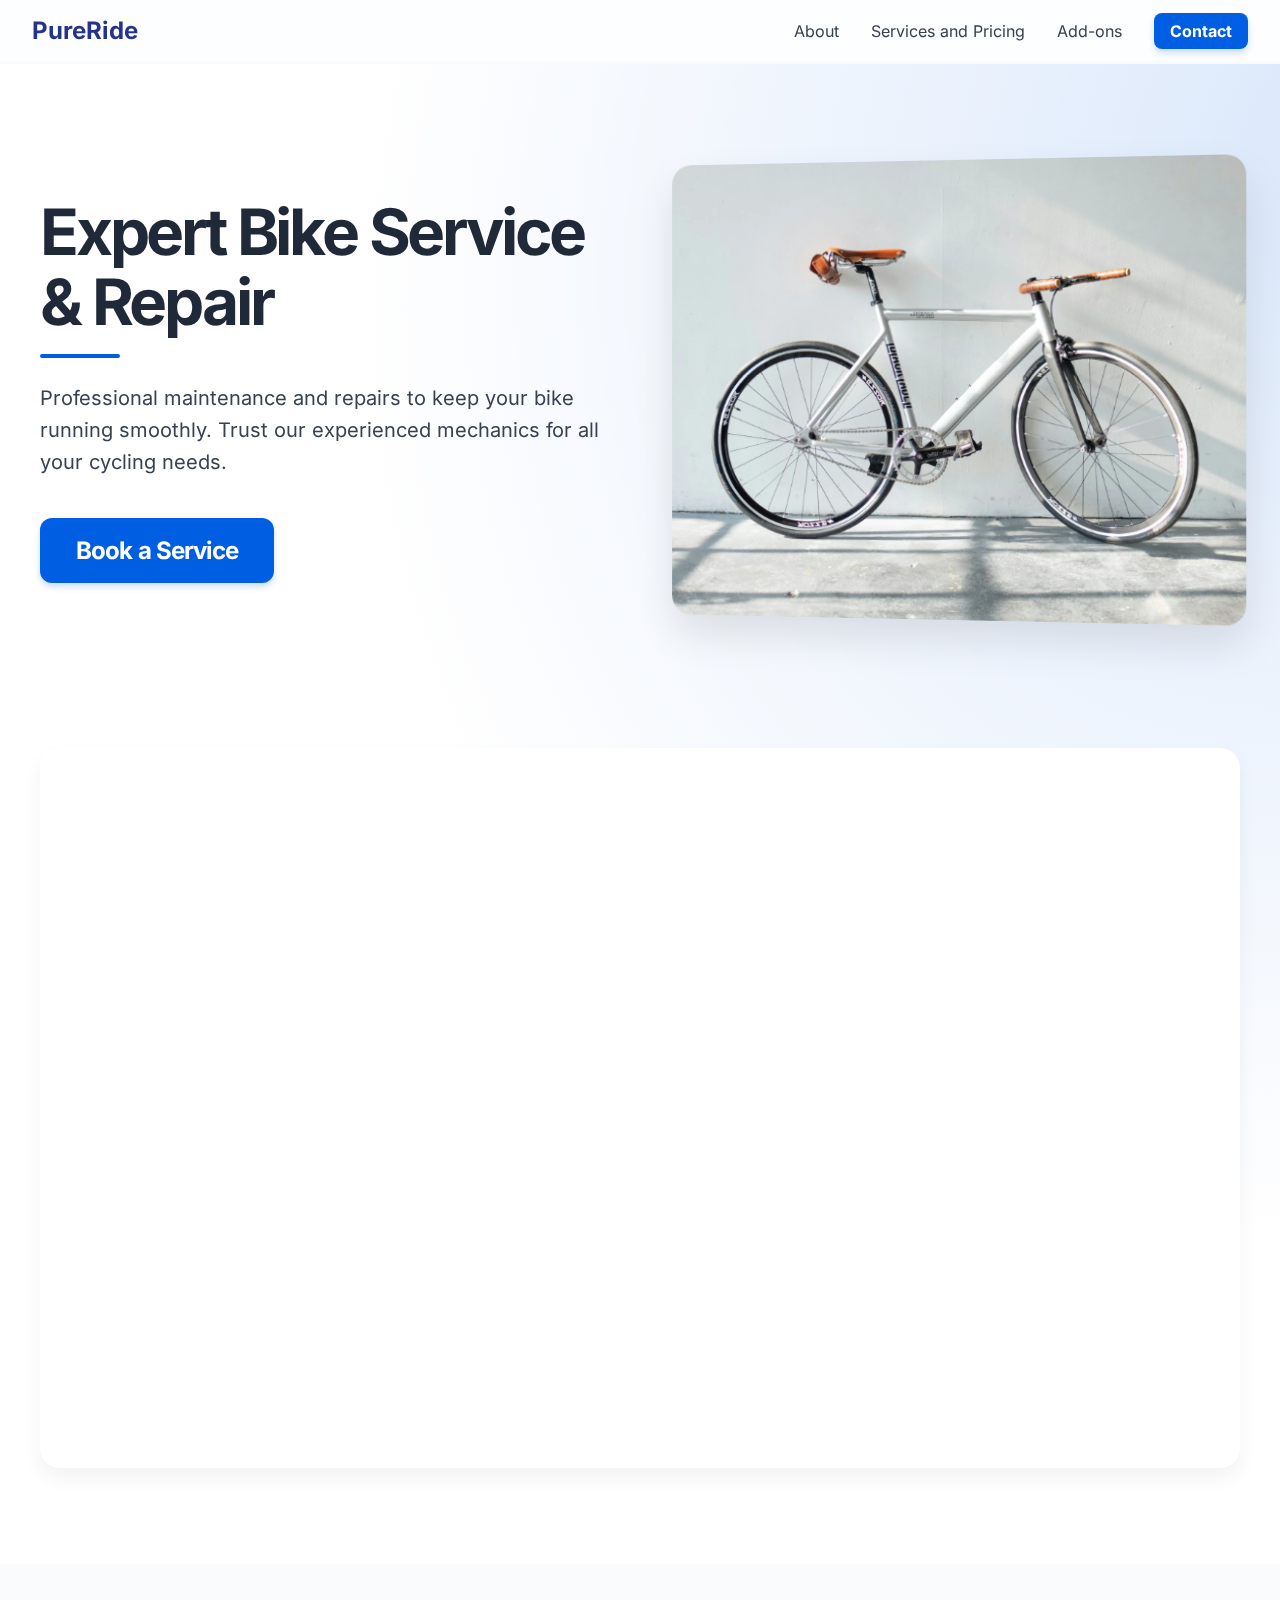
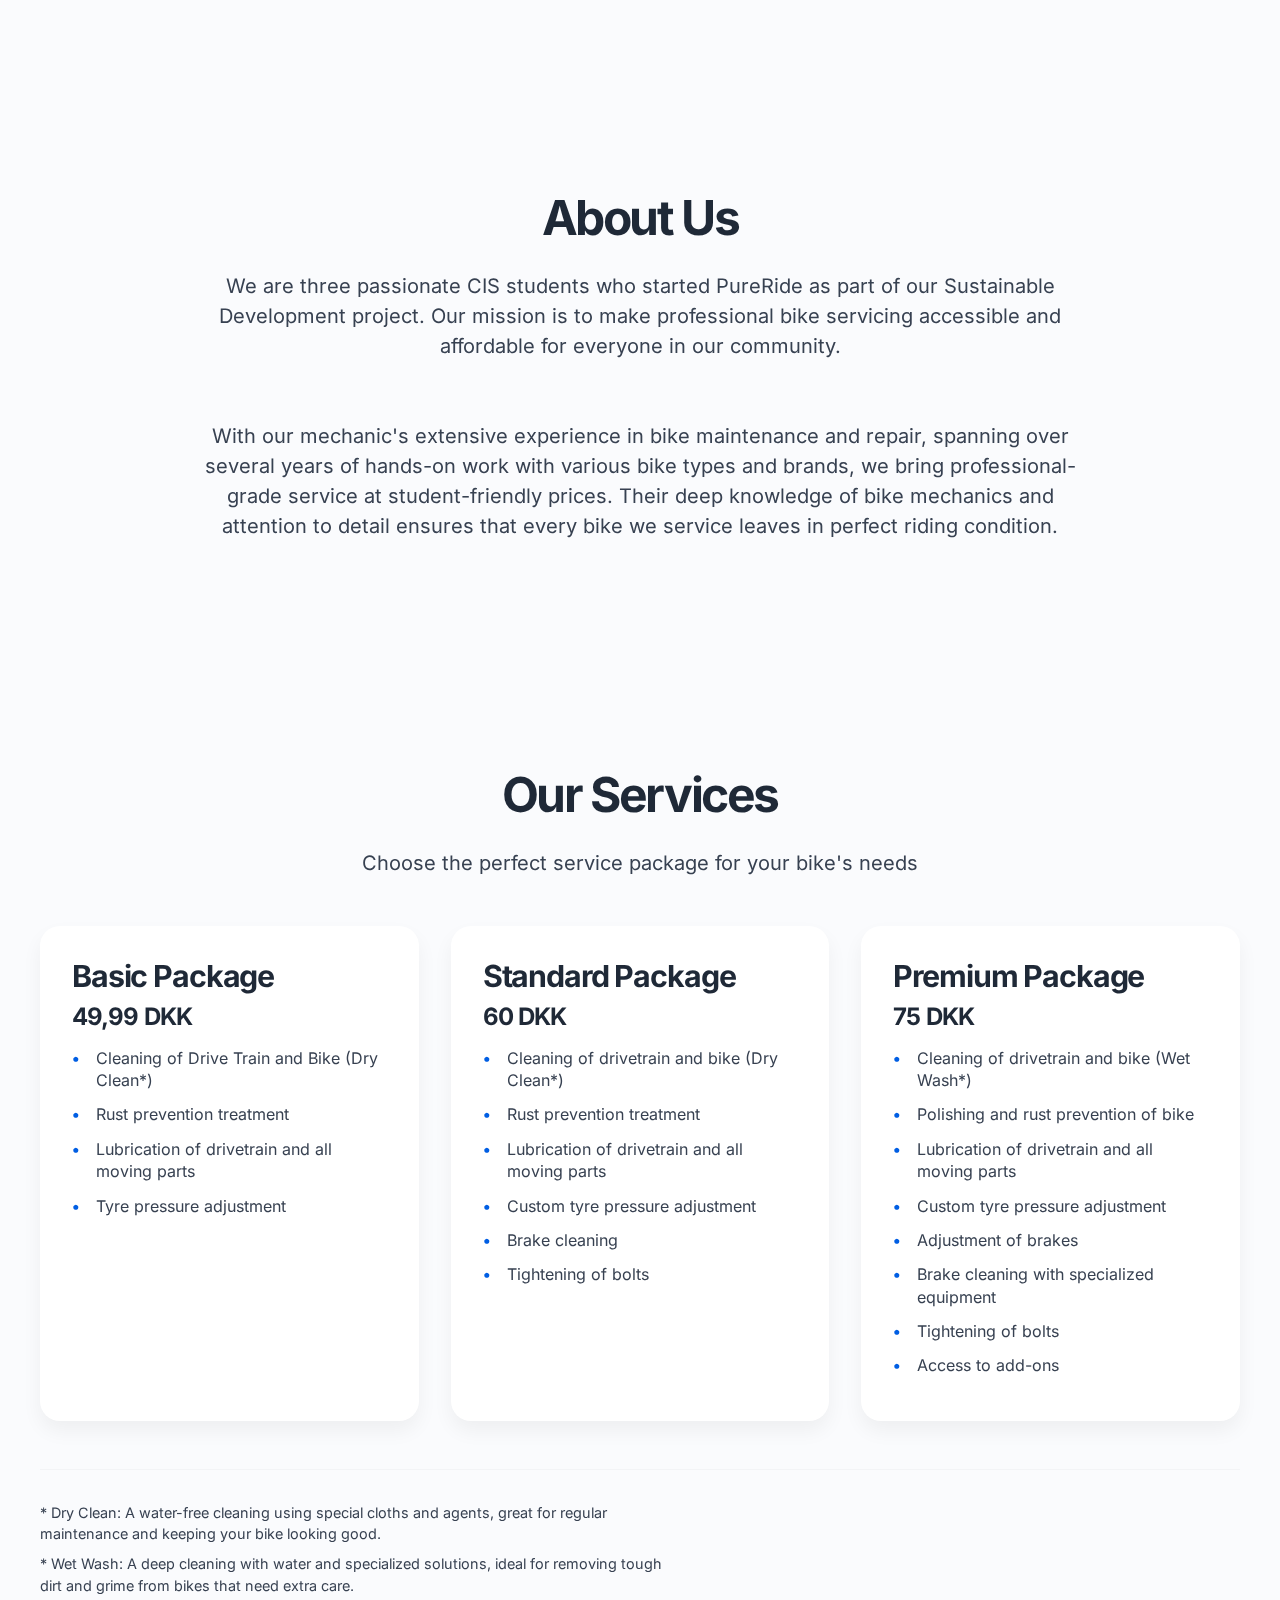
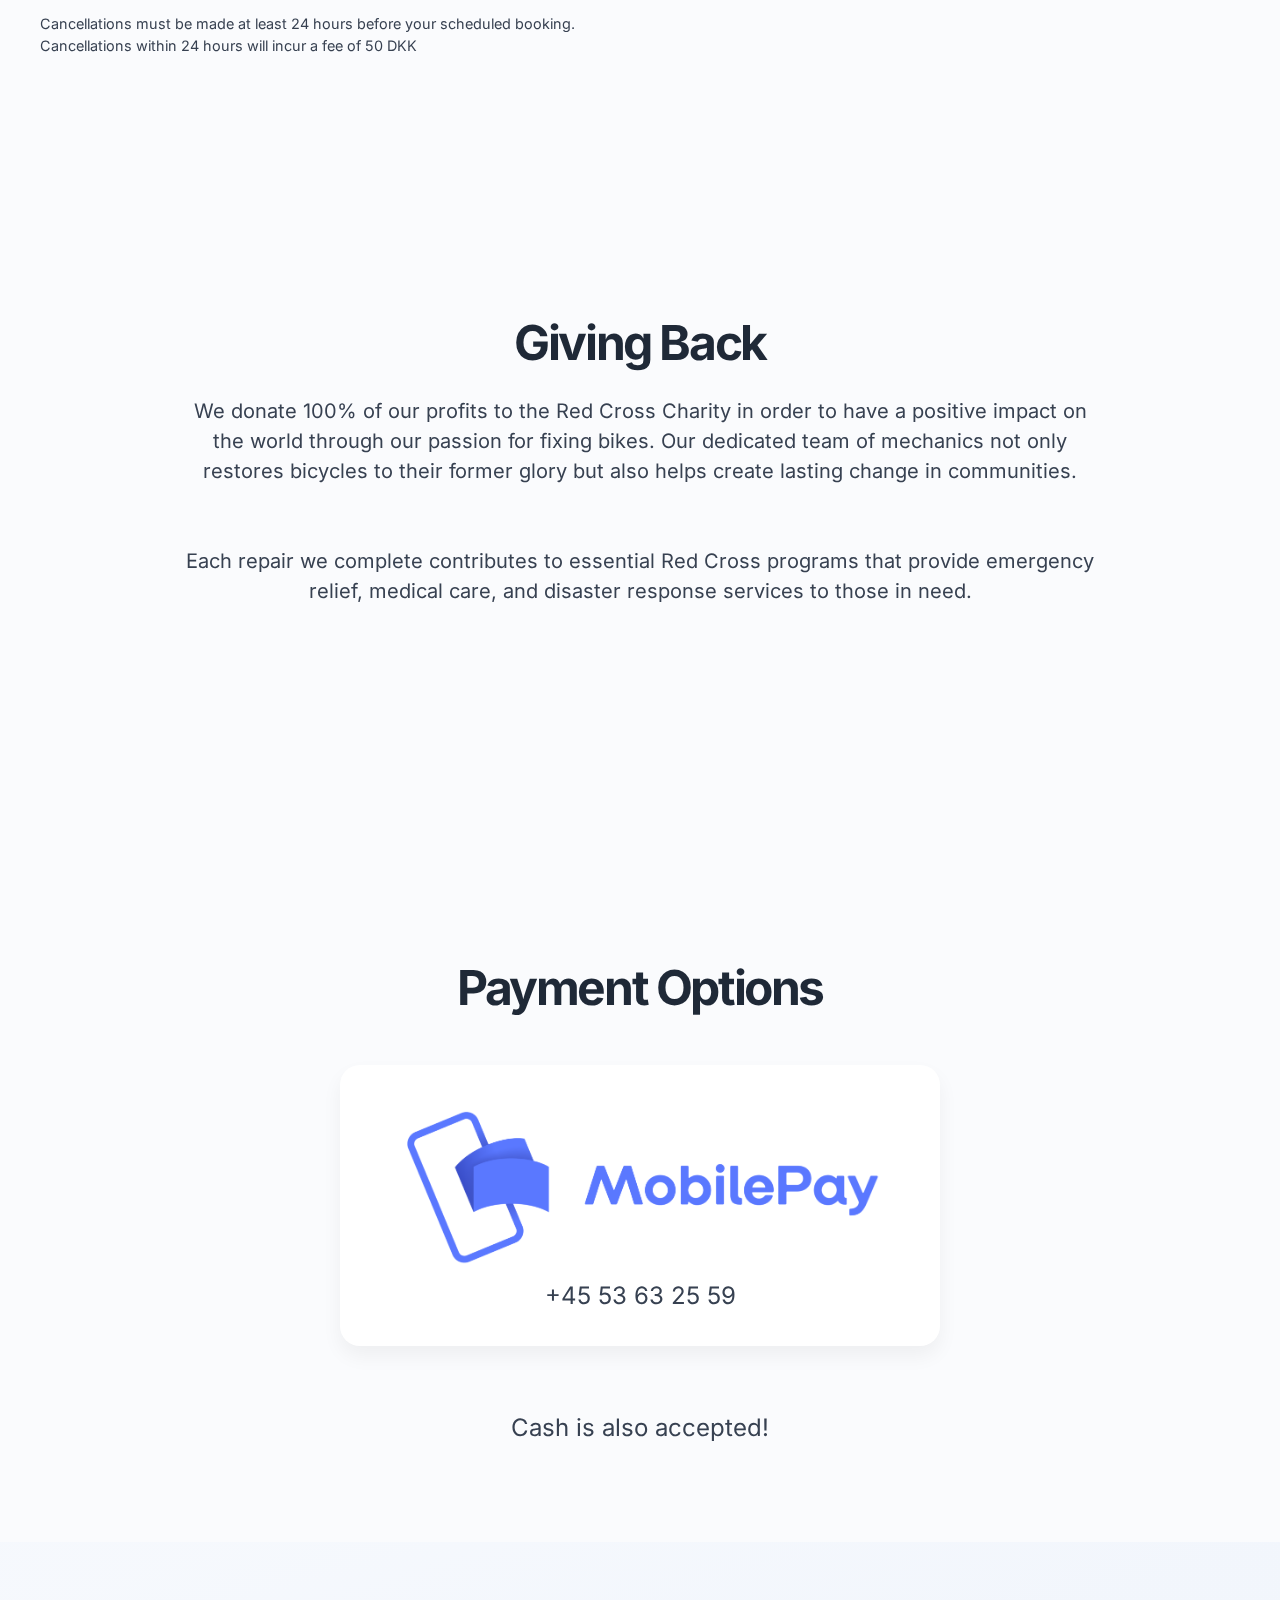
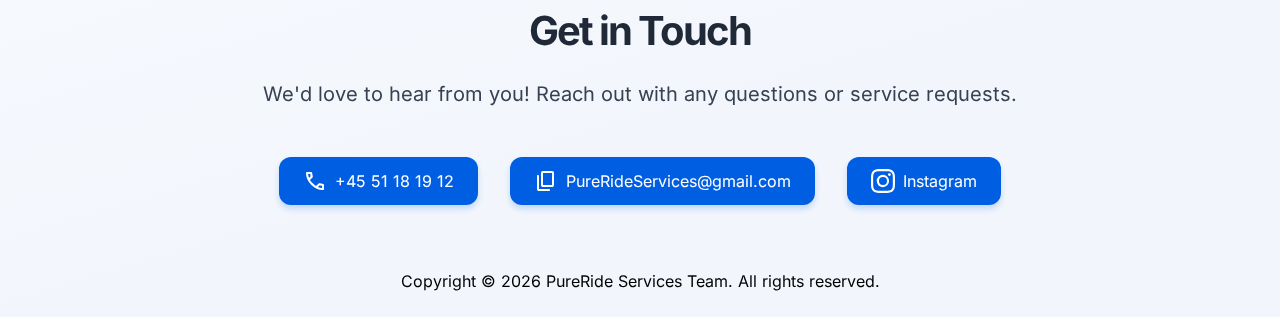
<file: index.html>
<!DOCTYPE html>
<html lang="en">
  <head>
    <meta charset="UTF-8" />
    <meta name="viewport" content="width=device-width, initial-scale=1.0" />
    <title>PureRide</title>
    <meta
      name="description"
      content="PureRide provides expert bike service and repair with professional-grade, affordable options tailored for the community. Trust our mechanics for all your cycling needs, from basic maintenance to advanced repairs."
    />
    <meta name="author" content="PureRide Services Team" />
    <meta
      property="og:title"
      content="PureRide - Expert Bike Service & Repair"
    />
    <meta
      property="og:description"
      content="Keep your bike in top condition with PureRide’s professional bike service and repair, offering packages suited for all your needs."
    />
    <meta
      property="og:image"
      content="https://pureride.pages.dev/images/hero-section-bike.webp"
    />
    <meta property="og:url" content="https://pureride.pages.dev" />
    <meta property="og:type" content="website" />
    <meta property="og:locale" content="en_US" />
    <meta name="twitter:card" content="summary_large_image" />
    <meta
      name="twitter:title"
      content="PureRide - Expert Bike Service & Repair"
    />
    <meta
      name="twitter:description"
      content="Trust PureRide for all your bike service and repair needs, from regular maintenance to complete overhauls."
    />
    <meta
      name="twitter:image"
      content="https://pureride.pages.dev/images/hero-section-bike.webp"
    />
    <meta name="robots" content="index, follow" />
    <meta
      name="google-site-verification"
      content="i3AQ5Ys6S2q_TkXfFPFsYN4aE5THuWp8R6Bpihj9tpg"
    />
    <link
      rel="stylesheet"
      href="https://fonts.googleapis.com/css2?family=Material+Symbols+Rounded:opsz,wght,FILL,GRAD@20..48,100..700,0..1,-50..200"
    />
    <link
      id="favicon16"
      rel="icon"
      type="image/png"
      sizes="16x16"
      href="/favicon/favicon-16x16.png"
    />
    <link
      id="favicon96"
      rel="icon"
      type="image/png"
      sizes="32x32"
      href="/favicon/favicon-32x32.png"
    />
    <link
      id="favicon32"
      rel="icon"
      type="image/png"
      sizes="192x192"
      href="/favicon/android-chrome-192x192.png"
    />
    <link
      rel="apple-touch-icon"
      sizes="180x180"
      href="/favicon/apple-touch-icon.png"
    />
    <link rel="stylesheet" href="styles/style.css" />
    <link rel="stylesheet" href="styles/header.css" />
    <link rel="stylesheet" href="styles/font.css" />
    <link rel="stylesheet" href="styles/hero.css" />
    <link rel="stylesheet" href="styles/footer.css" />
    <link rel="stylesheet" href="styles/content.css" />
    <script defer src="script.js"></script>
  </head>
  <body>
    <header class="header">
      <div class="header-container">
        <a href="index.html" class="logo">PureRide</a>
        <nav class="right-section">
          <ul class="nav-links">
            <li>
              <a href="#about"> About </a>
            </li>
            <li>
              <a href="#services"> Services and Pricing </a>
            </li>
            <li>
              <a href="add-ons.html"> Add-ons </a>
            </li>
            <li>
              <a href="#contact"> Contact </a>
            </li>
          </ul>
          <button class="mobile-menu-btn">
            <span
              class="material-symbols-rounded menu-icon icon"
              translate="no"
            >
              menu
            </span>
          </button>
        </nav>
      </div>
    </header>

    <section class="hero">
      <div class="hero-container">
        <div class="hero-content">
          <h1 class="hero-title">Expert Bike Service & Repair</h1>
          <p class="hero-subtitle">
            Professional maintenance and repairs to keep your bike running
            smoothly. Trust our experienced mechanics for all your cycling
            needs.
          </p>
          <a
            href="https://calendar.google.com/calendar/u/0/appointments/schedules/AcZssZ1wkg8EQdwy1ub1F0aAyY_E0UAWbpIGeAAxFJbXbS7t2y9xgk59rBBk04CYwf7qxUeWi9Xk3jm0"
            target="_blank"
            class="cta-button"
            >Book a Service</a
          >
        </div>
        <div class="hero-image-container">
          <img
            src="images/hero-section-bike.webp"
            class="hero-image"
            alt="PureRide's showcase bike: a sleek silver fixed-gear with brown leather details, displayed against a light wall."
          />
        </div>
      </div>
      <div id="#calendar" class=calendar-wrapper>
        <div class="description-overlay"></div>
        <iframe class="calendar" src="https://calendar.google.com/calendar/appointments/schedules/AcZssZ1wkg8EQdwy1ub1F0aAyY_E0UAWbpIGeAAxFJbXbS7t2y9xgk59rBBk04CYwf7qxUeWi9Xk3jm0?gv=true"></iframe>
      </div>
    </section>

    <main>
      <section id="about" class="about-section">
        <div class="about-container">
          <h2 class="about-title">About Us</h2>
          <div class="about-content">
            <p>
              We are three passionate CIS students who started PureRide as part of
              our Sustainable Development project. Our mission is to make
              professional bike servicing accessible and affordable for everyone
              in our community.
            </p>
            <br />
            <p>
              With our mechanic's extensive experience in bike maintenance and
              repair, spanning over several years of hands-on work with various
              bike types and brands, we bring professional-grade service at
              student-friendly prices. Their deep knowledge of bike mechanics
              and attention to detail ensures that every bike we service leaves
              in perfect riding condition.
            </p>
          </div>
        </div>
      </section>

      <section id="services" class="services">
        <div class="services-container">
          <h2 class="services-title">Our Services</h2>
          <p class="services-subtitle">
            Choose the perfect service package for your bike's needs
          </p>

          <div class="services-grid">
            <div class="service-card">
              <h3 class="service-title">Basic Package</h3>
              <h3 class="service-title">49,99 DKK</h3>
              <ul class="service-list">
                <li>Cleaning of Drive Train and Bike (Dry Clean*)</li>
                <li>Rust prevention treatment</li>
                <li>Lubrication of drivetrain and all moving parts</li>
                <li>Tyre pressure adjustment</li>
              </ul>
            </div>

            <div class="service-card">
              <h3 class="service-title">Standard Package</h3>
              <h3 class="service-title">60 DKK</h3>
              <ul class="service-list">
                <li>Cleaning of drivetrain and bike (Dry Clean*)</li>
                <li>Rust prevention treatment</li>
                <li>Lubrication of drivetrain and all moving parts</li>
                <li>Custom tyre pressure adjustment</li>
                <li>Brake cleaning</li>
                <li>Tightening of bolts</li>
              </ul>
            </div>

            <div class="service-card">
              <h3 class="service-title">Premium Package</h3>
              <h3 class="service-title">75 DKK</h3>
              <ul class="service-list">
                <li>Cleaning of drivetrain and bike (Wet Wash*)</li>
                <li>Polishing and rust prevention of bike</li>
                <li>Lubrication of drivetrain and all moving parts</li>
                <li>Custom tyre pressure adjustment</li>
                <li>Adjustment of brakes</li>
                <li>Brake cleaning with specialized equipment</li>
                <li>Tightening of bolts</li>
                <li>Access to add-ons</li>
              </ul>
            </div>
          </div>

          <div class="footnote">
            <p>
              * Dry Clean: A water-free cleaning using special cloths and
              agents, great for regular maintenance and keeping your bike
              looking good.
            </p>
            <p>
              * Wet Wash: A deep cleaning with water and specialized solutions,
              ideal for removing tough dirt and grime from bikes that need extra
              care.
            </p>
            <br/>
            <p>
              Cancellations must be made at least 24 hours before your scheduled booking. Cancellations within 24 hours will incur a fee of 50 DKK
            </p>
          </div>
        </div>
      </section>

      <section class="donate-section">
        <div class="about-container">
          <h2 class="about-title">Giving Back</h2>
          <div class="about-content">
            <p>
              We donate 100% of our profits to the Red Cross Charity in order to
              have a positive impact on the world through our passion for fixing
              bikes. Our dedicated team of mechanics not only restores bicycles
              to their former glory but also helps create lasting change in
              communities.
            </p>
            <br />
            <p>
              Each repair we complete contributes to
              essential Red Cross programs that provide emergency relief,
              medical care, and disaster response services to those in need.
            </p>
          </div>
        </div>
      </section>
      <section class="payment">
        <div class="payment-container">
          <h2 class="about-title">Payment Options</h2>
          <div class="payment-card-container">
            <div class="payment-card">
              <img class="payment-image" src="images/mobile-pay.png">
              <p>
                +45 53 63 25 59
              </p>
            </div>
            <p>
              Cash is also accepted!
          </div>
        </div>
      </section>
    </main>

    <footer id="contact" class="contact-section">
      <section class="contact-container">
        <h2 class="contact-title">Get in Touch</h2>
        <p class="contact-subtitle">
          We'd love to hear from you! Reach out with any questions or service
          requests.
        </p>
        <div class="contact-details">
          <a href="tel:+4551181912" class="contact-item">
            <span class="material-symbols-rounded icon email" translate="no">
              call
            </span>
            +45 51 18 19 12
          </a>
          <button class="contact-item email-copy-btn" onclick="copyEmail()">
            <span class="material-symbols-rounded icon" translate="no">
              content_copy
            </span>
            PureRideServices@gmail.com
          </button>
          <a
            href="https://www.instagram.com/pureride_servicing?utm_source=ig_web_button_share_sheet&igsh=ZDNlZDc0MzIxNw=="
            target="_blank"
            aria-label="Visit our Instagram profile"
            class="contact-item"
          >
            <svg
              xmlns="http://www.w3.org/2000/svg"
              width="24"
              height="24"
              fill="currentColor"
              class="social-icon"
              viewBox="0 0 16 16"
            >
              <path
                d="M8 0C5.829 0 5.556.01 4.703.048 3.85.088 3.269.222 2.76.42a3.9 3.9 0 0 0-1.417.923A3.9 3.9 0 0 0 .42 2.76C.222 3.268.087 3.85.048 4.7.01 5.555 0 5.827 0 8.001c0 2.172.01 2.444.048 3.297.04.852.174 1.433.372 1.942.205.526.478.972.923 1.417.444.445.89.719 1.416.923.51.198 1.09.333 1.942.372C5.555 15.99 5.827 16 8 16s2.444-.01 3.298-.048c.851-.04 1.434-.174 1.943-.372a3.9 3.9 0 0 0 1.416-.923c.445-.445.718-.891.923-1.417.197-.509.332-1.09.372-1.942C15.99 10.445 16 10.173 16 8s-.01-2.445-.048-3.299c-.04-.851-.175-1.433-.372-1.941a3.9 3.9 0 0 0-.923-1.417A3.9 3.9 0 0 0 13.24.42c-.51-.198-1.092-.333-1.943-.372C10.443.01 10.172 0 7.998 0zm-.717 1.442h.718c2.136 0 2.389.007 3.232.046.78.035 1.204.166 1.486.275.373.145.64.319.92.599s.453.546.598.92c.11.281.24.705.275 1.485.039.843.047 1.096.047 3.231s-.008 2.389-.047 3.232c-.035.78-.166 1.203-.275 1.485a2.5 2.5 0 0 1-.599.919c-.28.28-.546.453-.92.598-.28.11-.704.24-1.485.276-.843.038-1.096.047-3.232.047s-2.39-.009-3.233-.047c-.78-.036-1.203-.166-1.485-.276a2.5 2.5 0 0 1-.92-.598 2.5 2.5 0 0 1-.6-.92c-.109-.281-.24-.705-.275-1.485-.038-.843-.046-1.096-.046-3.233s.008-2.388.046-3.231c.036-.78.166-1.204.276-1.486.145-.373.319-.64.599-.92s.546-.453.92-.598c.282-.11.705-.24 1.485-.276.738-.034 1.024-.044 2.515-.045zm4.988 1.328a.96.96 0 1 0 0 1.92.96.96 0 0 0 0-1.92m-4.27 1.122a4.109 4.109 0 1 0 0 8.217 4.109 4.109 0 0 0 0-8.217m0 1.441a2.667 2.667 0 1 1 0 5.334 2.667 2.667 0 0 1 0-5.334"
              />
            </svg>
            Instagram
          </a>
        </div>
        <div id="copy-notification" class="copy-notification" translate="no">
          Email copied to clipboard!
        </div>
      </section>
      <p class="copyright">
        Copyright © <span id="year"></span> PureRide Services Team. All rights reserved.
      </p>
    </footer>
  </body>
</html>
</file>
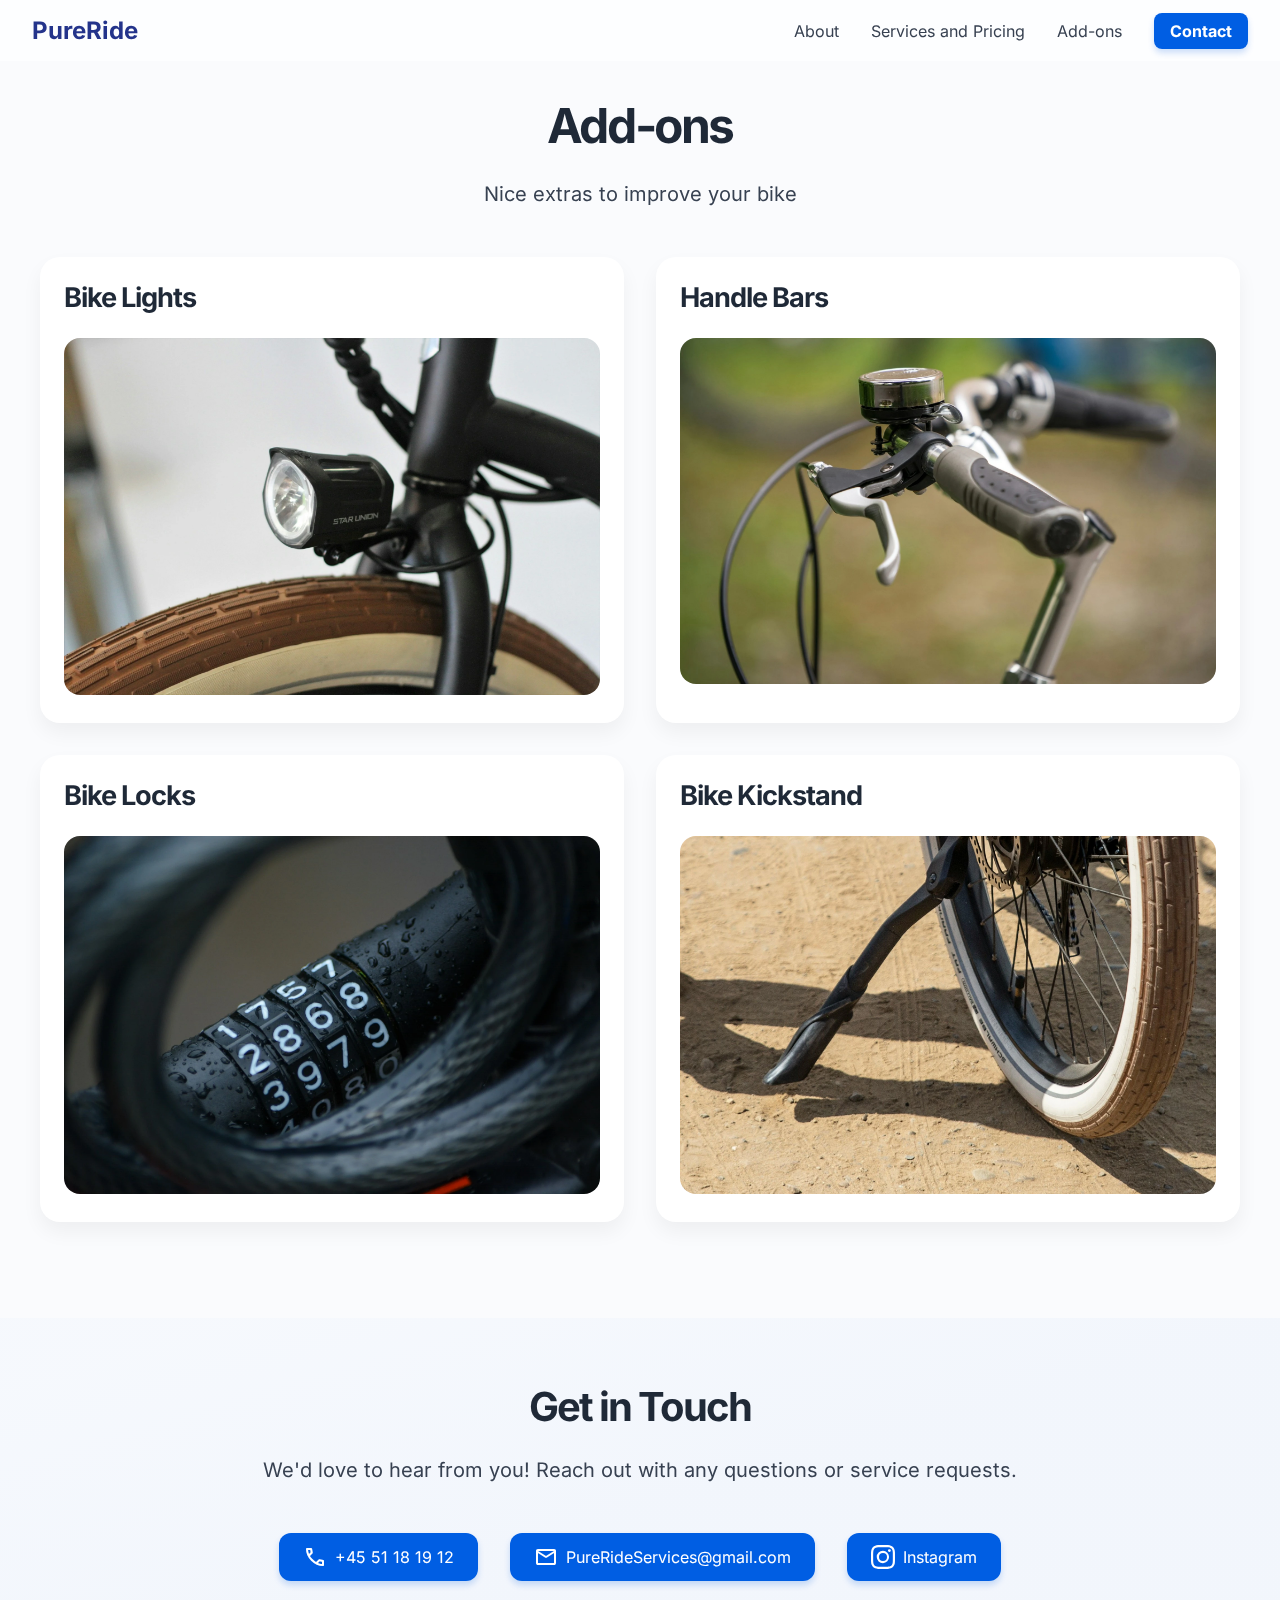
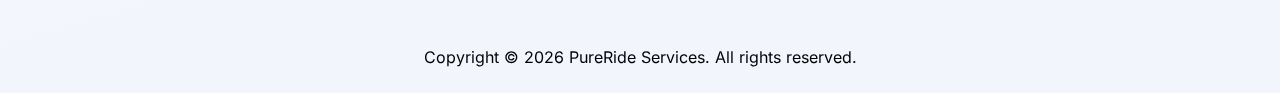
<file: add-ons.html>
<!DOCTYPE html>
<html lang="en">
  <head>
    <meta charset="UTF-8" />
    <meta name="viewport" content="width=device-width, initial-scale=1.0" />
    <title>PureRide</title>
    <meta name="description" content="Discover essential add-ons for your bike, from lights and locks to kickstands, enhancing your PureRide experience with convenient and affordable extras." />
    <meta name="author" content="PureRide Services Team" />
    <meta property="og:title" content="PureRide - Bike Service Add-ons" />
    <meta property="og:description" content="Enhance your bike with PureRide’s add-ons like lights, locks, and more, perfect for safer, more convenient rides." />
    <meta property="og:image" content="https://pureride.pages.dev/images/bike-light.webp" />
    <meta property="og:url" content="https://pureride.pages.dev/add-ons.html" />
    <meta property="og:type" content="website" />
    <meta property="og:locale" content="en_US" />
    <meta name="twitter:card" content="summary_large_image" />
    <meta name="twitter:title" content="PureRide - Bike Service Add-ons" />
    <meta name="twitter:description" content="Choose from our bike add-ons like lights, locks, and kickstands to make your PureRide smoother and safer." />
    <meta name="twitter:image" content="https://pureride.pages.dev/images/bike-light.webp" />
    <meta name="robots" content="index, follow" />
    <link
      rel="stylesheet"
      href="https://fonts.googleapis.com/css2?family=Material+Symbols+Rounded:opsz,wght,FILL,GRAD@20..48,100..700,0..1,-50..200"
    />
    <link id="favicon16" rel="icon" type="image/png" sizes="16x16" href="/favicon/favicon-16x16.png">
    <link id="favicon96" rel="icon" type="image/png" sizes="32x32" href="/favicon/favicon-32x32.png">
    <link id="favicon32" rel="icon" type="image/png" sizes="192x192" href="/favicon/android-chrome-192x192.png">
    <link rel="apple-touch-icon" sizes="180x180" href="/favicon/apple-touch-icon.png">
    <link rel="stylesheet" href="styles/style.css" />
    <link rel="stylesheet" href="styles/header.css" />
    <link rel="stylesheet" href="styles/font.css" />
    <link rel="stylesheet" href="styles/hero.css" />
    <link rel="stylesheet" href="styles/footer.css" />
    <link rel="stylesheet" href="styles/add-ons.css" />
    <script defer src="script.js"></script>
  </head>
  <body>
    <header class="header">
      <div class="header-container">
        <a href="index.html" class="logo">PureRide</a>
        <nav class="right-section">
          <ul class="nav-links">
            <li>
              <a href="index.html#about"> About </a>
            </li>
            <li>
              <a href="index.html#services"> Services and Pricing </a>
            </li>
            <li>
              <a href="add-ons.html"> Add-ons </a>
            </li>
            <li>
              <a href="#contact"> Contact </a>
            </li>
          </ul>
          <button class="mobile-menu-btn">
            <span
              class="material-symbols-rounded menu-icon icon"
              translate="no"
            >
              menu
            </span>
          </button>
        </nav>
      </div>
    </header>

    <main> 
      <section id="add-ons" class="add-ons">
        <div class="add-on-container">
          <h2 class="add-ons-title">Add-ons</h2>
          <p class="add-ons-subtitle">Nice extras to improve your bike</p>
          
          <div class="add-on-grid">
            <div class="add-on-card">
              <h3 class="add-on-title">Bike Lights</h3>
              <div class="add-on-image-container">
                <img src="/images/bike-light.webp" class="add-on-image" alt="Bicycle headlight mounted on black frame above brown tire, providing illumination for safer night riding.">
              </div>
            </div>

            <div class="add-on-card">
              <h3 class="add-on-title">Handle Bars</h3>
              <img src="/images/bike-handlebars.webp" class="add-on-image" alt="Close-up of bicycle handlebars with ergonomic grips, brake lever, and bell mounted on silver stem against blurred background.">
            </div>
      
            <div class="add-on-card">
              <h3 class="add-on-title">Bike Locks</h3>
              <div class="add-on-image-container">
                <img src="/images/bike-locks.webp" class="add-on-image" alt="Close-up of weatherproof combination bike lock showing numbered dials with water droplets on black metal surface">
              </div>
            </div>

            <div class="add-on-card">
              <h3 class="add-on-title">Bike Kickstand</h3>
              <div class="add-on-image-container">
                <img src="/images/bike-kickstand.webp" class="add-on-image" alt="Black adjustable kickstand supporting a bicycle on sandy ground, with white tire and disc brake visible in frame.">
              </div>
            </div>
          </div>
        </div>
      </section>
    </main>

    <footer id="contact" class="contact-section">
      <section class="contact-container">
        <h2 class="contact-title">Get in Touch</h2>
        <p class="contact-subtitle">
          We'd love to hear from you! Reach out with any questions or service
          requests.
        </p>
        <div class="contact-details">
          <a href="tel:+4551181912" class="contact-item">
            <span class="material-symbols-rounded icon email" translate="no">
              call
            </span>
            +45 51 18 19 12
          </a>
          <button 
            class="contact-item email-copy-btn"
            onclick="copyEmail()"
          >
          <span class="material-symbols-rounded icon" translate="no">
            mail
          </span>
          PureRideServices@gmail.com
        </button>
          <a
            href="https://www.instagram.com/pureride_servicing?utm_source=ig_web_button_share_sheet&igsh=ZDNlZDc0MzIxNw=="
            target="_blank"
            aria-label="Visit our Instagram profile"
            class="contact-item"
          >
            <svg
              xmlns="http://www.w3.org/2000/svg"
              width="24"
              height="24"
              fill="currentColor"
              class="social-icon"
              viewBox="0 0 16 16"
            >
              <path
                d="M8 0C5.829 0 5.556.01 4.703.048 3.85.088 3.269.222 2.76.42a3.9 3.9 0 0 0-1.417.923A3.9 3.9 0 0 0 .42 2.76C.222 3.268.087 3.85.048 4.7.01 5.555 0 5.827 0 8.001c0 2.172.01 2.444.048 3.297.04.852.174 1.433.372 1.942.205.526.478.972.923 1.417.444.445.89.719 1.416.923.51.198 1.09.333 1.942.372C5.555 15.99 5.827 16 8 16s2.444-.01 3.298-.048c.851-.04 1.434-.174 1.943-.372a3.9 3.9 0 0 0 1.416-.923c.445-.445.718-.891.923-1.417.197-.509.332-1.09.372-1.942C15.99 10.445 16 10.173 16 8s-.01-2.445-.048-3.299c-.04-.851-.175-1.433-.372-1.941a3.9 3.9 0 0 0-.923-1.417A3.9 3.9 0 0 0 13.24.42c-.51-.198-1.092-.333-1.943-.372C10.443.01 10.172 0 7.998 0zm-.717 1.442h.718c2.136 0 2.389.007 3.232.046.78.035 1.204.166 1.486.275.373.145.64.319.92.599s.453.546.598.92c.11.281.24.705.275 1.485.039.843.047 1.096.047 3.231s-.008 2.389-.047 3.232c-.035.78-.166 1.203-.275 1.485a2.5 2.5 0 0 1-.599.919c-.28.28-.546.453-.92.598-.28.11-.704.24-1.485.276-.843.038-1.096.047-3.232.047s-2.39-.009-3.233-.047c-.78-.036-1.203-.166-1.485-.276a2.5 2.5 0 0 1-.92-.598 2.5 2.5 0 0 1-.6-.92c-.109-.281-.24-.705-.275-1.485-.038-.843-.046-1.096-.046-3.233s.008-2.388.046-3.231c.036-.78.166-1.204.276-1.486.145-.373.319-.64.599-.92s.546-.453.92-.598c.282-.11.705-.24 1.485-.276.738-.034 1.024-.044 2.515-.045zm4.988 1.328a.96.96 0 1 0 0 1.92.96.96 0 0 0 0-1.92m-4.27 1.122a4.109 4.109 0 1 0 0 8.217 4.109 4.109 0 0 0 0-8.217m0 1.441a2.667 2.667 0 1 1 0 5.334 2.667 2.667 0 0 1 0-5.334"
              />
            </svg>
            Instagram
          </a>
        </div>
        <div id="copy-notification" class="copy-notification" translate="no">
          Email copied to clipboard!
        </div>
      </section>
      <p class="copyright">
        Copyright © <span id="year"></span> PureRide Services. All rights
        reserved.
      </p>
    </footer>
  </body>
</html>
</file>
<file: styles/style.css>
:root {
  --primary-color: rgb(0, 94, 227);
  --secondary-color: rgb(36, 52, 139);
  --bg-white: rgb(250, 251, 253);
  --pure-white: rgb(255, 255, 255);
  --light-gray: rgb(243, 244, 246);
  --text-gray: rgb(55, 65, 81);
  --dark-gray: rgb(31, 41, 55);
  --primary-shadow: rgba(0, 94, 227, 0.2);
  --primary-shadow-darker: rgba(0, 94, 227, 0.3);
  --header-background-color: rgba(255, 255, 255, 0.7)
}

* {
  margin: 0;
  padding: 0;
  box-sizing: border-box;
  font-family: 'Inter', Arial, sans-serif;
}

body {
  background-color: var(--bg-white);
}

html {
  scroll-behavior: smooth;
}

.material-symbols-rounded {
  font-variation-settings: "FILL" 0, "wght" 400, "GRAD" 0, "opsz" 24;
}

h1,
h2,
h3,
h4,
h5,
h6,
p {
  margin: 0;
  padding: 0;
}

h1 {
  margin-bottom: 72px;
  line-height: 1.3;
}

h1,
h2 {
  letter-spacing: -0.05em;
}

h3 {
  letter-spacing: -0.0375em;
}

p {
  line-height: 1.5;
  max-width: 70ch;
}

.icon {
  user-select: none;
}

a {
  text-decoration: none;
}
</file>
<file: styles/header.css>
.header {
  position: fixed;
  top: 0;
  left: 0;
  width: 100%;
  background-color: var(--header-background-color);
  backdrop-filter: saturate(180%) blur(20px);
  transition: box-shadow 0.3s ease;
  z-index: 100;
}

.header.scrolled {
  box-shadow: 0 2px 4px rgba(0, 0, 0, 0.1);
}

.header-container {
  max-width: 1400px;
  margin: 0 auto;
  padding: 1rem 2rem;
  display: flex;
  justify-content: space-between;
  align-items: center;
}

.logo {
  font-size: 1.5rem;
  font-weight: 700;
  color: var(--secondary-color);
}

.nav-links {
  display: flex;
  gap: 2rem;
  list-style: none;
}

.nav-links a {
  text-decoration: none;
  color: var(--text-gray);
  transition: color 0.3s ease;
}

.nav-links a:hover {
  color: var(--primary-color);
}

.nav-links li:nth-child(4) a {
  padding: 0.5rem 1rem;
  background-color: var(--primary-color);
  color: var(--pure-white);
  text-decoration: none;
  border-radius: 8px;
  font-weight: 600;
  transition: all 0.3s ease;
  box-shadow: 0 4px 6px var(--primary-shadow);
}

.nav-links li:nth-child(4) a:hover {
  background-color: var(--secondary-color);
  transform: translateY(-2px);
  box-shadow: 0 6px 8px var(--primary-shadow-darker);
}

/* Mobile Menu Styles */
@media (min-width: 769px) {
  .mobile-menu-btn {
    display: none;
  }
}

@media (max-width: 768px) {
  .mobile-menu-btn {
    display: flex;
    flex-direction: column;
    gap: 6px;
    background: none;
    border: none;
    cursor: pointer;
    z-index: 1001;
  }

  .menu-icon {
    font-size: 2rem;
    color: var(--secondary-color);
    transition: color 0.3s;
    user-select: none;
  }

  .right-section {
    position: relative;
    display: inline-block;
  }

  .nav-links {
    visibility: hidden;
    opacity: 0;
    transform: translateY(-10px);
    position: absolute;
    background-color: var(--pure-white);
    z-index: 1005;
    right: 0;
    top: 80px;
    border-radius: 12px;
    padding: 6px;
    width: 132px;
    transition: all 0.3s;
    display: flex;
    flex-direction: column;
    gap: 6px;
    box-shadow: 0 20px 40px rgba(0, 0, 0, 0.1);
  }

  .nav-links a {
    padding: 14px;
    border-radius: 8px;
    transition: all 0.3s;
    color: var(--dark-gray);
    display: flex;
    align-items: center;
    gap: 0.5rem;
  }

  .nav-links li:nth-child(4) a {
    padding: 14px;
    background-color: transparent;
    color: var(--dark-gray);
    box-shadow: none;
    font-weight: normal;
    border-radius: 8px;
  }

  .nav-links li:nth-child(4) a:hover {
    background-color: transparent;
    color: var(--primary-color);
    transform: none;
    box-shadow: none;
  }

  .nav-links.active {
    visibility: visible;
    opacity: 1;
    transform: translateY(0px);
  }
}
</file>
<file: styles/font.css>
/* inter-regular - latin */
@font-face {
  font-display: swap; /* Check https://developer.mozilla.org/en-US/docs/Web/CSS/@font-face/font-display for other options. */
  font-family: "Inter";
  font-style: normal;
  font-weight: 400;
  src: url("../fonts/inter-v18-latin-regular.woff2") format("woff2"); /* Chrome 36+, Opera 23+, Firefox 39+, Safari 12+, iOS 10+ */
}
/* inter-700 - latin */
@font-face {
  font-display: swap; /* Check https://developer.mozilla.org/en-US/docs/Web/CSS/@font-face/font-display for other options. */
  font-family: "Inter";
  font-style: normal;
  font-weight: 700;
  src: url("../fonts/inter-v18-latin-700.woff2") format("woff2"); /* Chrome 36+, Opera 23+, Firefox 39+, Safari 12+, iOS 10+ */
}
</file>
<file: styles/hero.css>
.hero {
  margin-top: 4rem;
  padding: 6rem 2rem;
  background: linear-gradient(
    135deg,
    var(--pure-white) 100%,
    var(--light-gray) 100%
  );
  position: relative;
  overflow: hidden;
}

.hero::before {
  content: "";
  position: absolute;
  top: -50%;
  right: -50%;
  width: 120%;
  height: 120%;
  background: radial-gradient(
    ellipse at 60% 40%,
    rgba(0, 94, 227, 0.15) 0%,
    rgba(0, 94, 227, 0.08) 35%,
    rgba(0, 94, 227, 0.03) 60%,
    transparent 75%
  );
  transform: rotate(35deg);
}

.hero-container {
  max-width: 1200px;
  margin: 0 auto;
  display: flex;
  align-items: center;
  gap: 3rem;
  position: relative;
}

.hero-content {
  flex: 1;
  min-width: 0; 
}

.hero-title {
  font-size: 4rem;
  color: var(--dark-gray);
  margin-bottom: 1.5rem;
  line-height: 1.1;
  position: relative;
}

.hero-title::after {
  content: "";
  display: block;
  width: 80px;
  height: 4px;
  background-color: var(--primary-color);
  margin-top: 1rem;
  border-radius: 10px;
}

.hero-subtitle {
  font-size: 1.25rem;
  color: var(--text-gray);
  margin-bottom: 2.5rem;
  line-height: 1.6;
}

.cta-button {
  display: inline-block;
  font-size: 1.5rem;
  padding: 1.125rem 2.25rem;
  background-color: var(--primary-color);
  color: var(--pure-white);
  text-decoration: none;
  border-radius: 12px;
  font-weight: 600;
  transition: all 0.3s ease;
  box-shadow: 0 4px 6px var(--primary-shadow);
  letter-spacing: -0.0375em;
}

.cta-button:hover {
  background-color: var(--secondary-color);
  transform: translateY(-2px);
  box-shadow: 0 6px 8px var(--primary-shadow-darker);
}

.hero-image-container {
  flex: 1;
  width: fit-content;
  border-radius: 20px;
  display: flex;
  align-items: center;
  justify-content: center;
  position: relative;
  overflow: hidden;
  box-shadow: 0 20px 40px rgba(0, 0, 0, 0.1);
  transform: perspective(1000px) rotateY(-5deg);
  transition: transform 0.3s ease, box-shadow 0.3s ease;
}

.hero-image-container:hover {
  transform: perspective(1000px) rotateY(0deg);
  box-shadow: 0 20px 40px var(--primary-shadow-darker);
}

.hero-image {
  max-width: 100%;
  max-height: 100%;
  object-fit: cover;
  object-position: center;
}

.calendar-wrapper {
  display: flex;
  align-items: center;
  justify-content: center;
  margin: 8rem auto auto;
  max-width: 1200px;

}

iframe {
  background: var(--pure-white); /* Or the desired background color */
  position: relative; /* Ensure it's above the pseudo-element */
  z-index: 1;
}

.calendar {
  width: 100%;
  height: 720px;
  border-radius: 20px;
  border: none;
  box-shadow: 0 10px 20px rgba(0, 0, 0, 0.05);
  transition: transform 0.3s ease, box-shadow 0.3s ease;
}

.calendar:hover {
  box-shadow: 0 15px 30px var(--primary-shadow-darker);
}

@media (max-width: 1024px) {
  .add-on-card:nth-child(3) {
    flex: 1 1 100%;
  }
}

@media (max-width: 768px) {
  .hero-container {
    flex-direction: column;
    text-align: center;
    gap: 2rem;
  }

  .hero-image-container {
    width: 100%;
    min-width: 300px;
    max-width: 500px;
    margin: 0 auto;
    transform: none;
  }

  .hero-content {
    padding-right: 0;
  }

  .hero-title {
    font-size: 3rem;
  }

  .hero-title::after {
    margin: 1rem auto 0;
  }

  .hero-image {
    transform: none;
    min-height: unset;
  }
}
</file>
<file: styles/footer.css>
.contact-section {
  background: linear-gradient(
    to bottom right,
  rgba(221, 235, 255, 0.15) 10%,
  rgba(0, 94, 227, 0.03) 50%
  );
  padding: 4rem 2rem 1.5rem;
  text-align: center;
}

.contact-container {
  display: flex;
  flex-direction: column;
  justify-content: center;
  align-items: center;
  max-width: 1200px;
  margin: 0 auto;
  margin-bottom: 4rem;
}

.contact-title {
  font-size: 2.5rem;
  color: var(--dark-gray);
  margin-bottom: 1.5rem;
}

.contact-subtitle {
  font-size: 1.25rem;
  color: var(--text-gray);
  margin-bottom: 3rem;
}

.contact-details {
  display: flex;
  justify-content: space-between;
  gap: 2rem;
}

.contact-item {
  display: flex;
  align-items: center;
  gap: 0.5rem;
  font-size: 1rem;
  padding: 0.75rem 1.5rem;
  background-color: var(--primary-color);
  color: var(--pure-white);
  text-decoration: none;
  border-radius: 12px;
  transition: all 0.3s ease;
  border: none;
  box-shadow: 0 4px 6px var(--primary-shadow);
  cursor: pointer;
}

.contact-item span {
  font-size: 1.5rem;
}

.contact-item:hover {
  background-color: var(--secondary-color);
  transform: translateY(-2px);
  box-shadow: 0 6px 8px var(--primary-shadow-darker);
}

.social-icon {
  display: block;
  color: var(--pure-white);
  font-size: 24px;
}

.email-copy-btn {
  cursor: pointer;
}

.copy-notification {
  position: fixed;
  bottom: 2rem;
  left: 50%;
  transform: translateX(-50%) translateY(100px);
  background-color: var(--primary-color);
  color: var(--pure-white);
  padding: 0.75rem 1.5rem;
  border-radius: 12px;
  box-shadow: 0 4px 6px var(--primary-shadow);
  opacity: 0;
  transition: all 0.3s ease;
  z-index: 1000;
}

.copy-notification.show {
  transform: translateX(-50%) translateY(0);
  opacity: 1;
}


.copyright {
  margin: auto;
}

@media (max-width: 768px) {
  .contact-details {
    flex-direction: column;
  }

  .contact-item {
    transition: none;
    transform: none;
    background-color: var(--primary-color); 
  }

  .contact-item:hover {
    background-color: var(--primary-color); 
    transform: none;
  }
}
</file>
<file: styles/content.css>
.services,
.payment {
  padding: 6rem 2rem;
  background-color: var(--bg-white);
}

.services-container,
.payment-container {
  max-width: 1200px;
  margin: 0 auto;
}

.services-title {
  font-size: 3rem;
  font-weight: 700;
  color: var(--dark-gray);
  margin-bottom: 1.5rem;
  text-align: center;
}

.services-subtitle {
  font-size: 1.25rem;
  color: var(--text-gray);
  margin-bottom: 3rem;
  text-align: center;
  max-width: 800px;
  margin-left: auto;
  margin-right: auto;
}

.services-grid {
  display: flex;
  flex-wrap: wrap;
  gap: 2rem;
}

.service-card {
  background-color: var(--pure-white);
  border-radius: 20px;
  padding: 2rem;
  box-shadow: 0 10px 20px rgba(0, 0, 0, 0.05);
  transition: transform 0.3s ease, box-shadow 0.3s ease;
  flex: 1;
}

.service-card:hover,
.payment-card:hover {
  transform: translateY(-5px);
  box-shadow: 0 15px 30px var(--primary-shadow-darker);
}

.service-title {
  font-size: 1.5rem;
  font-weight: 600;
  color: var(--dark-gray);
  margin-bottom: 1rem;
}

.service-title:first-of-type {
  font-size: 1.9rem;
  margin-bottom: 0.5rem;
}

.service-list {
  list-style: none;
  padding: 0;
  margin: 0;
}

.service-list li {
  color: var(--text-gray);
  margin-bottom: 0.75rem;
  display: flex;
  align-items: flex-start;
  gap: 0.5rem;
  line-height: 1.4;
}

.service-list li::before {
  content: "•";
  color: var(--primary-color);
  font-weight: bold;
  display: inline-block;
  margin-right: 0.5rem;
}

.footnote {
  margin-top: 3rem;
  padding-top: 2rem;
  border-top: 1px solid var(--light-gray);
  color: var(--text-gray);
  font-size: 0.9rem;
}

.footnote p:first-of-type {
  margin-bottom: 0.5rem;
}

.about-section {
  background-color: var(--bg-white);
  padding: 14rem 2rem 6rem;
  display: flex;
  justify-content: center;
  align-items: center;
}

.about-container {
  max-width: 1000px;
  text-align: center;
}


.about-title {
  font-size: 3rem;
  font-weight: 700;
  color: var(--dark-gray);
  margin-bottom: 1.5rem;
  text-align: center;
}

.about-content {
  color: var(--text-gray);
  font-size: 1.25rem;
  line-height: 1.8;
  margin-bottom: 2rem;
}

.about-content p {
  margin-bottom: 1.5rem;
}

.donate-section {
  background-color: var(--bg-white);
  padding: 10rem 2rem 14rem;
  display: flex;
  justify-content: center;
  align-items: center;
}

.payment-image {
  width: 100%;
}

.payment-card-container {
  display: flex;
  align-items: center;
  justify-content: center;
  flex-direction: column;
  gap: 4rem;
  margin-top: 3rem;
}

.payment-card-container p {
  font-size: 1.5rem;
  color: var(--text-gray);
}

.payment-card {
  background-color: var(--pure-white);
  border-radius: 20px;
  padding: 2rem;
  box-shadow: 0 10px 20px rgba(0, 0, 0, 0.05);
  display: flex;
  justify-content: center;
  align-items: center;
  flex-direction: column;
  max-width: 600px;
  transition: transform 0.3s ease, box-shadow 0.3s ease;
  color: var(--text-gray);
}

@media (max-width: 768px) {
  .services-title {
    font-size: 2.5rem;
  }
  
  .services-grid {
    flex-direction: column;
  }

  .service-card {
    flex: 1 1 100%;
  }

  .about-container-title {
    font-size: 2rem;
  }

  .about-content {
    font-size: 1rem;
  }

  .payment-card-container {
    flex-direction: column;
  }

  .service-card:hover,
  .payment-card:hover {
    transform: none;
    box-shadow: none;
  }

  .payment-card-container p {
    font-size: 1rem;
  }
}

@media (max-width: 1024px) {
  .service-card:nth-child(3) {
    flex: 1 1 100%;
  }
}
</file>
<file: styles/add-ons.css>
.add-ons {
  padding: 6rem 2rem;
  background-color: var(--bg-white);
}

.add-on-container {
  max-width: 1200px;
  margin: 0 auto;
}

.add-on-grid {
  display: grid;
  grid-template-columns: repeat(2, 1fr); 
  gap: 2rem;
}

.add-ons-title {
  font-size: 3rem;
  font-weight: 700;
  color: var(--dark-gray);
  margin-bottom: 1.5rem;
  text-align: center;
}

.add-on-title {
  font-size: 1.7rem;
  font-weight: 600;
  color: var(--dark-gray);
  margin-bottom: 1.5rem;
}

.add-ons-subtitle {
  font-size: 1.25rem;
  color: var(--text-gray);
  margin-bottom: 3rem;
  text-align: center;
  max-width: 800px;
  margin-left: auto;
  margin-right: auto;
}

.add-on-card {
  background-color: var(--pure-white);
  border-radius: 20px;
  padding: 1.5rem;
  box-shadow: 0 10px 20px rgba(0, 0, 0, 0.05);
  transition: transform 0.3s ease, box-shadow 0.3s ease;
}

.add-on-card:hover {
  transform: translateY(-5px);
  box-shadow: 0 15px 30px var(--primary-shadow-darker);
}

.add-on-image {
  max-width: 100%;
  max-height: 100%;
  object-fit: cover;
  object-position: center;
  border-radius: 16px;
}

@media (max-width: 768px) {
  .add-on-grid {
    grid-template-columns: 1fr;
  }

  .add-on-card {
    padding: 1.25rem;
  }
}

@media (min-width: 2561px) {
  .add-on-grid {
    grid-template-columns: repeat(3, 1fr);
  }

  .add-on-container {
    max-width: 1800px;
  }
}
</file>
